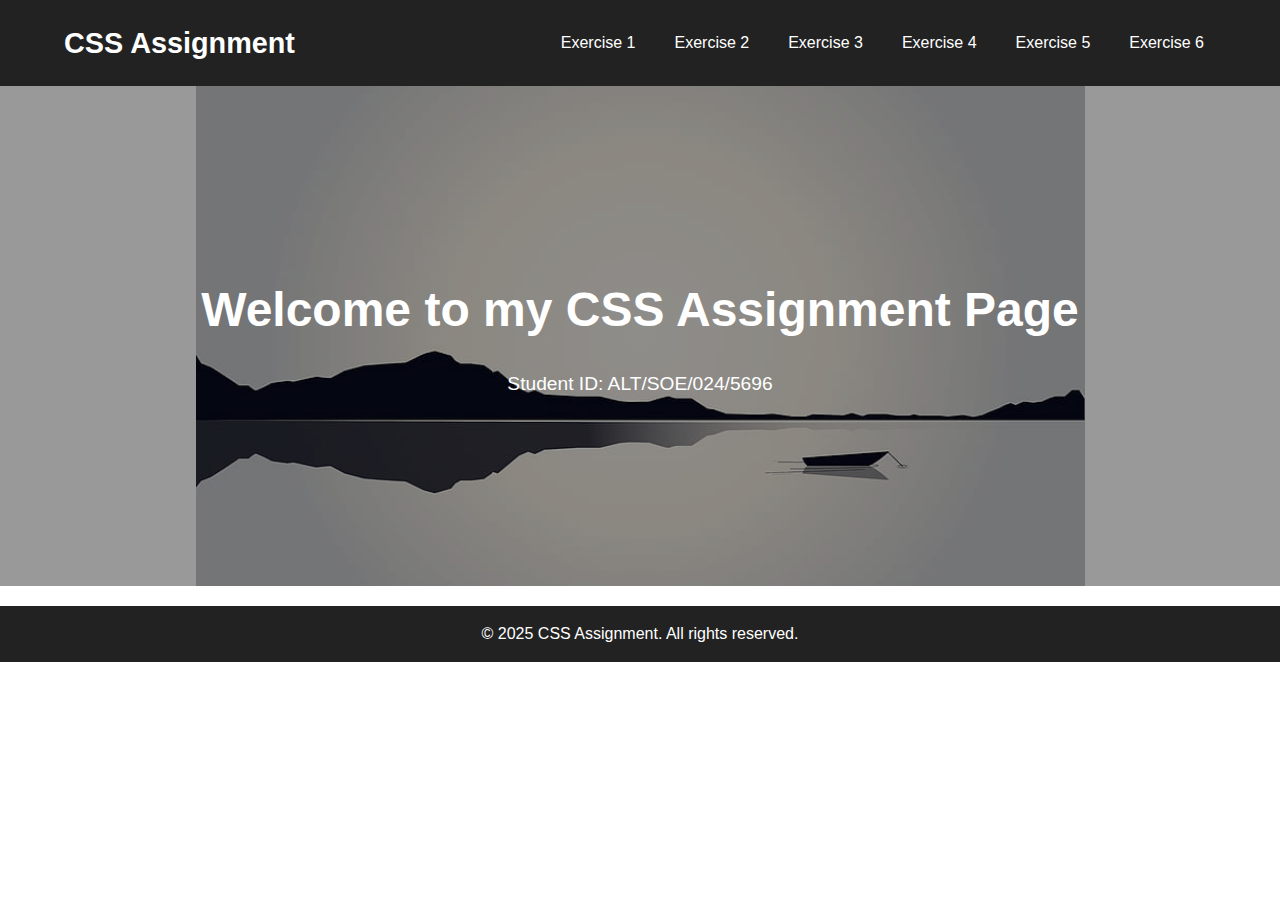
<file: index.html>
<!DOCTYPE html>
<html lang="en">
<head>
    <meta charset="UTF-8">
    <meta name="viewport" content="width=device-width, initial-scale=1.0">
    <title>CSS Assignment</title>
    <link rel="stylesheet" href="style.css">
    <link rel="shortcut icon" href="images/html5.png" type="image/x-icon">
    </head>
<body>
    <!-- Header with Site Name and Navigation Links -->
    <header>
        <div class="header-container">
        <!-- Site Name / Logo -->
        <div class="page-name">
            <a href="index.html">CSS Assignment</a>
        </div>
        <!-- Navigation Menu with 6 links -->
        <nav class="main-nav">
            <ul>
                <li><a href="Exercise_1/otter-essay.html" target="_blank">Exercise 1</a></li>
                <li><a href="Exercise_2/huckleberry.html" target="_blank">Exercise 2</a></li>
                <li><a href="Exercise_3/novus.html" target="_blank">Exercise 3</a></li>
                <li><a href="Exercise_4/sign-up.html" target="_blank">Exercise 4</a></li>
                <li><a href="Exercise_5/checkout.html" target="_blank">Exercise 5</a></li>
                <li><a href="Exercise_6/scissors.html" target="_blank">Exercise 6</a></li>
            </ul>
        </nav>
        </div>
    </header>

    <!-- Main Content Area -->
    <main>
        <!-- Hero Section (or image if required) -->
        <section class="hero">
        <!-- Image background added via CSS -->
        <div class="hero-content">
            <h1>Welcome to my CSS Assignment Page</h1>
            <p>Student ID: ALT/SOE/024/5696</p>
        </div>
        </section>
    </main>

    <!-- Footer -->
    <footer>
        <p>&copy; 2025 CSS Assignment. All rights reserved.</p>
    </footer>
    </body>
    </html>
</file>
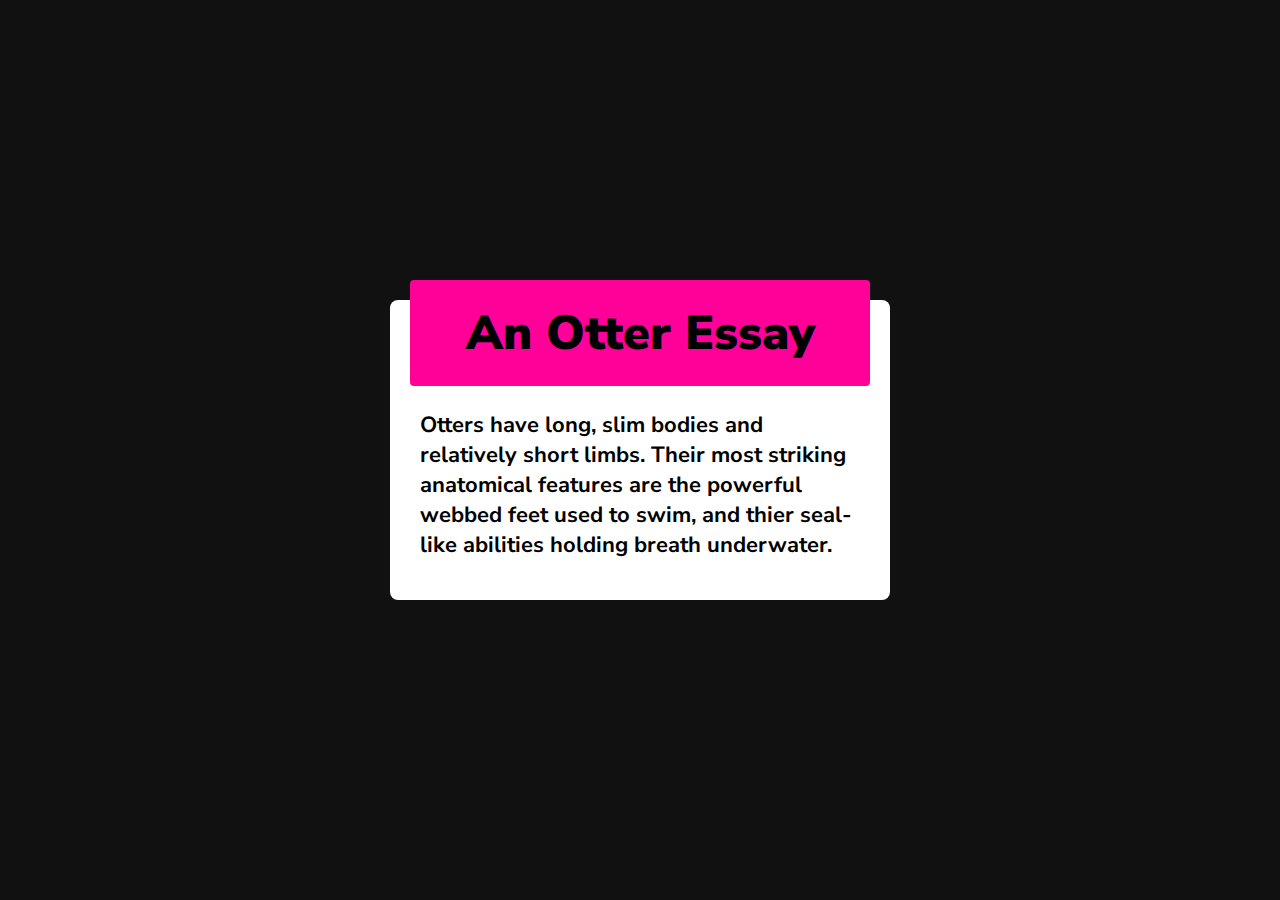
<file: Exercise_1/otter-essay.html>
<!DOCTYPE html>
<html lang="en">
<head>
    <meta charset="UTF-8">
    <meta name="viewport" content="width=device-width, initial-scale=1.0">
    <title>An Otter Essay</title>
    <link rel="stylesheet" href="style.css">
    <link rel="shortcut icon" href="/images/html5.png" type="image/x-icon">
</head>
<body>
    <section>
        <div class="card">
            <div class="card-header">An Otter Essay</div>
            <div class="card-content">Otters have long, slim bodies and relatively short limbs. Their most striking anatomical features are the powerful webbed feet used to swim, and thier seal-like abilities holding breath underwater.</div>
        </div>
    </section>
</body>
</html>
</file>
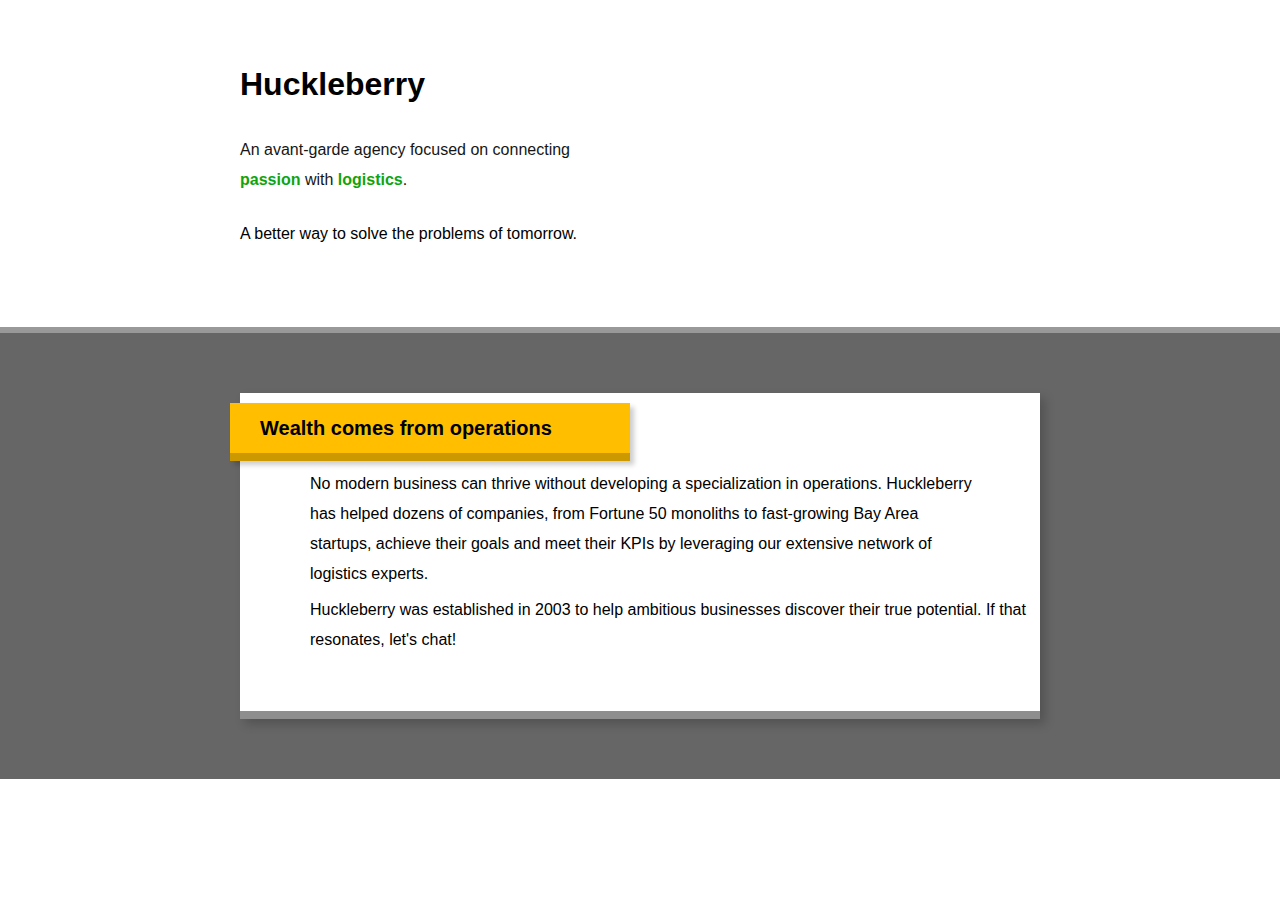
<file: Exercise_2/huckleberry.html>
<!DOCTYPE html>
<html lang="en">
<head>
  <meta charset="UTF-8">
  <meta name="viewport" content="width=device-width, initial-scale=1.0">
  <title>Huckleberry</title>
  <link rel="stylesheet" href="huckleberry.css">
  <link rel="stylesheet" href="huckleberry-mobile.css">
  <link rel="shortcut icon" href="/images/html5.png" type="image/x-icon">
</head>
<body>
  <header>
    <section class="header">
      <h1>Huckleberry</h1>

      <p>
        An avant-garde agency focused on connecting <span class="green">passion</span> with <span class="green">logistics</span>.
      </p>

      <p id="parag1">
        A better way to solve the problems of tomorrow.
      </p>
    </section>
  </header>

  <main>
    <section class="main-section">
      <div class="container">
        <div class="h2-box">
          <h2>
            Wealth comes from operations
          </h2>
        </div>

        <p id="parag2">
          No modern business can thrive without developing a specialization in operations. Huckleberry has helped dozens of companies, from Fortune 50 monoliths to fast-growing Bay Area startups, achieve their goals and meet their KPIs by leveraging our extensive network of logistics experts.
        </p>

        <p>
          Huckleberry was established in 2003 to help ambitious businesses discover their true potential. If that resonates, let's chat!
        </p>
      </div>
    </section>
  </main>
</body>
</html>
</file>
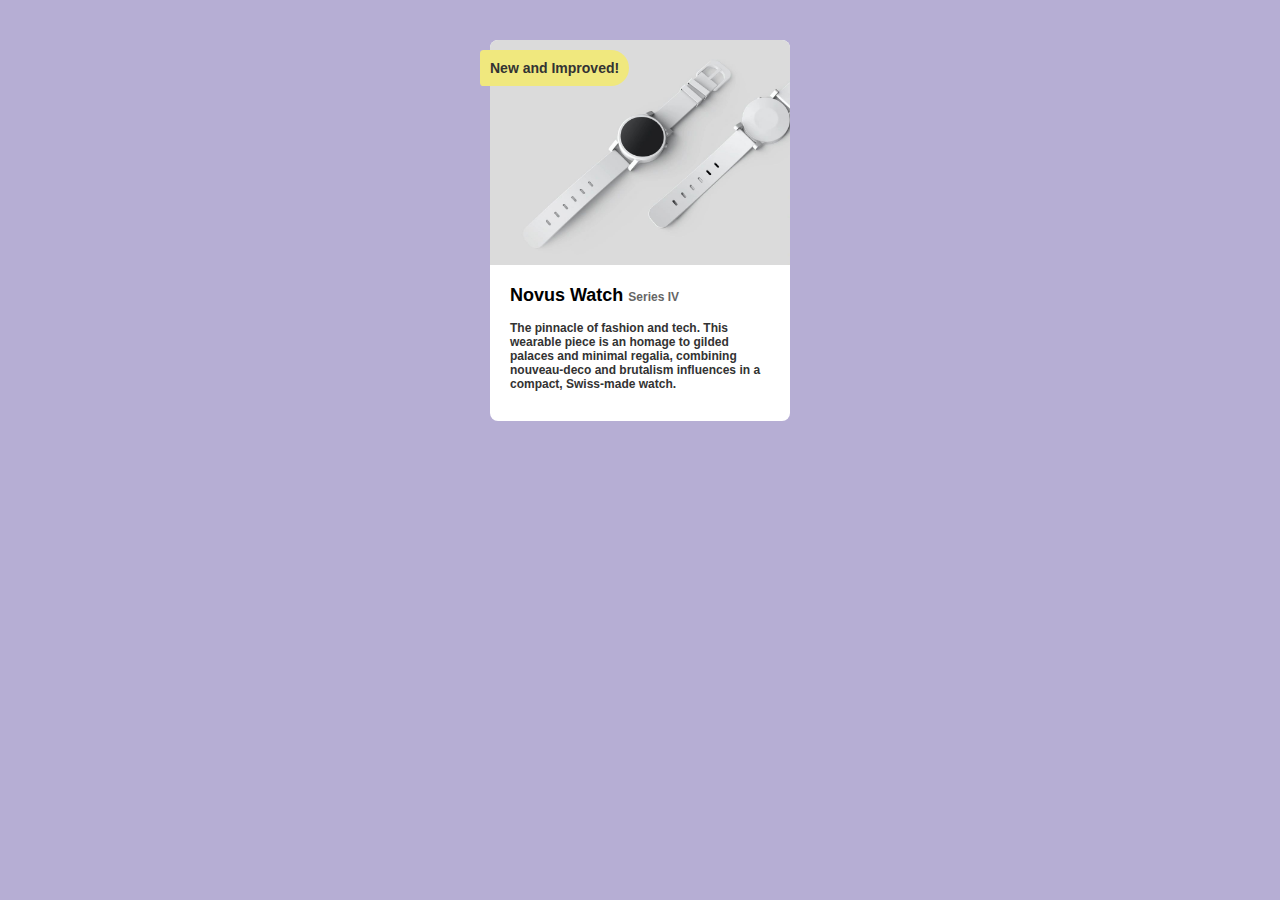
<file: Exercise_3/novus.html>
<!DOCTYPE html>
<html lang="en">
<head>
    <meta charset="UTF-8">
    <meta name="viewport" content="width=device-width, initial-scale=1.0">
    <title>Novus Watch Advertisement</title>
    <link rel="stylesheet" href="styles.css">
    <link rel="shortcut icon" href="/images/html5.png" type="image/x-icon">
</head>
<body>
    <div class="card">
        <div class="header">New and Improved!</div>
        <div class="image-container">
            <img src="watch.png" alt="Novus Watch">
        </div>
        <div class="content">
            <h1>Novus Watch <span style="font-size: 12px; color: #666;">Series IV</span></h1>
            <p>The pinnacle of fashion and tech. This wearable piece is an homage to gilded palaces and minimal regalia, combining nouveau-deco and brutalism influences in a compact, Swiss-made watch.</p>
        </div>
    </div>
</body>
</html>
</file>
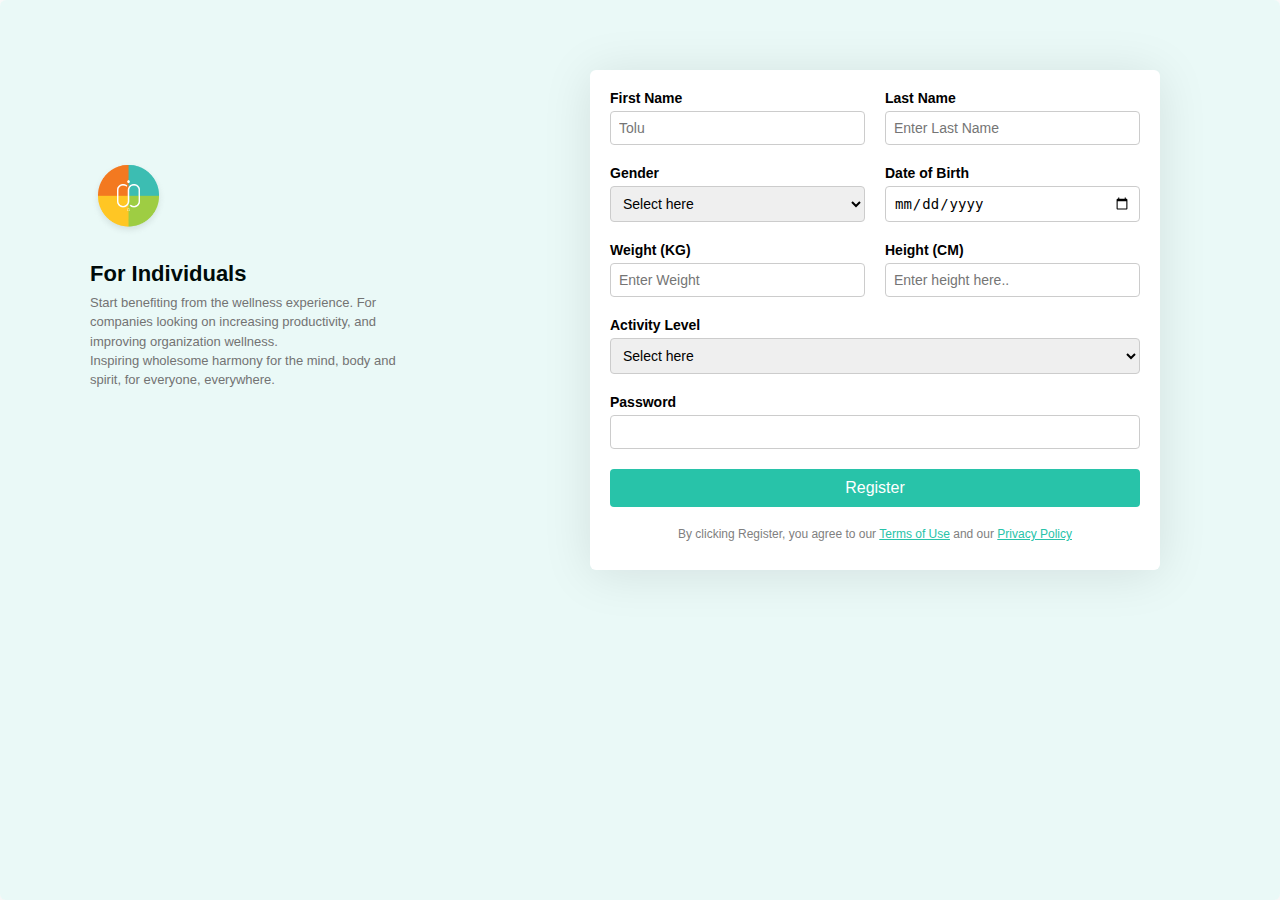
<file: Exercise_4/sign-up.html>
<!DOCTYPE html>
<html lang="en">
<head>
    <meta charset="UTF-8">
    <meta name="viewport" content="width=device-width, initial-scale=1.0">
    <title>Sign Up</title>
    <link rel="stylesheet" href="./signup.css">
    <link rel="shortcut icon" href="/images/html5.png" type="image/x-icon">
</head>
<body>
    <div class="container">
        <div class="left-section">
            <img src="images/Logo.png" alt="signupLogo">
            <h2>For Individuals</h2>
            <p class="desktop">Start benefiting from the wellness experience. For companies looking on increasing productivity, and improving organization wellness.</p>
            <p class="mobile">Inspiring wholesome harmony for the mind, body and spirit, for everyone, everywhere.</p>
        </div>
        <div class="form-container">
            <form>
                <div class="form-group">
                    <label for="first-name">First Name</label>
                    <input type="text" id="first-name" placeholder="Tolu">
                </div>
                <div class="form-group">
                    <label for="last-name">Last Name</label>
                    <input type="text" id="last-name" placeholder="Enter Last Name">
                </div>
                <div class="form-group">
                    <label for="gender">Gender</label>
                    <select id="gender">
                        <option value="" disabled selected>Select here</option>
                                <option value="male">Male</option>
                                <option value="female">Female</option>
                    </select>
                </div>
                <div class="form-group">
                    <label for="dob">Date of Birth</label>
                    <input type="date" id="dob">
                </div>
                <div class="form-group">
                    <label for="weight">Weight (KG)</label>
                    <input type="text" id="weight" placeholder="Enter Weight">
                </div>
                <div class="form-group">
                    <label for="height">Height (CM)</label>
                    <input type="text" id="height" placeholder="Enter height here..">
                </div>
                <div class="form-group" style="grid-column: span 2;">
                    <label for="activity">Activity Level</label>
                    <select id="activity">
                        <option>Select here</option>
                    </select>
                </div>
                <div class="form-group" style="grid-column: span 2;">
                    <label for="password">Password</label>
                    <input type="password" id="password">
                </div>
                <button type="submit" class="register-btn">Register</button>
                <p class="terms">By clicking Register, you agree to our <a href="#">Terms of Use</a> and our <a href="#">Privacy Policy</a></p>
            </form>
        </div>
    </div>
</body>
</html>
</file>
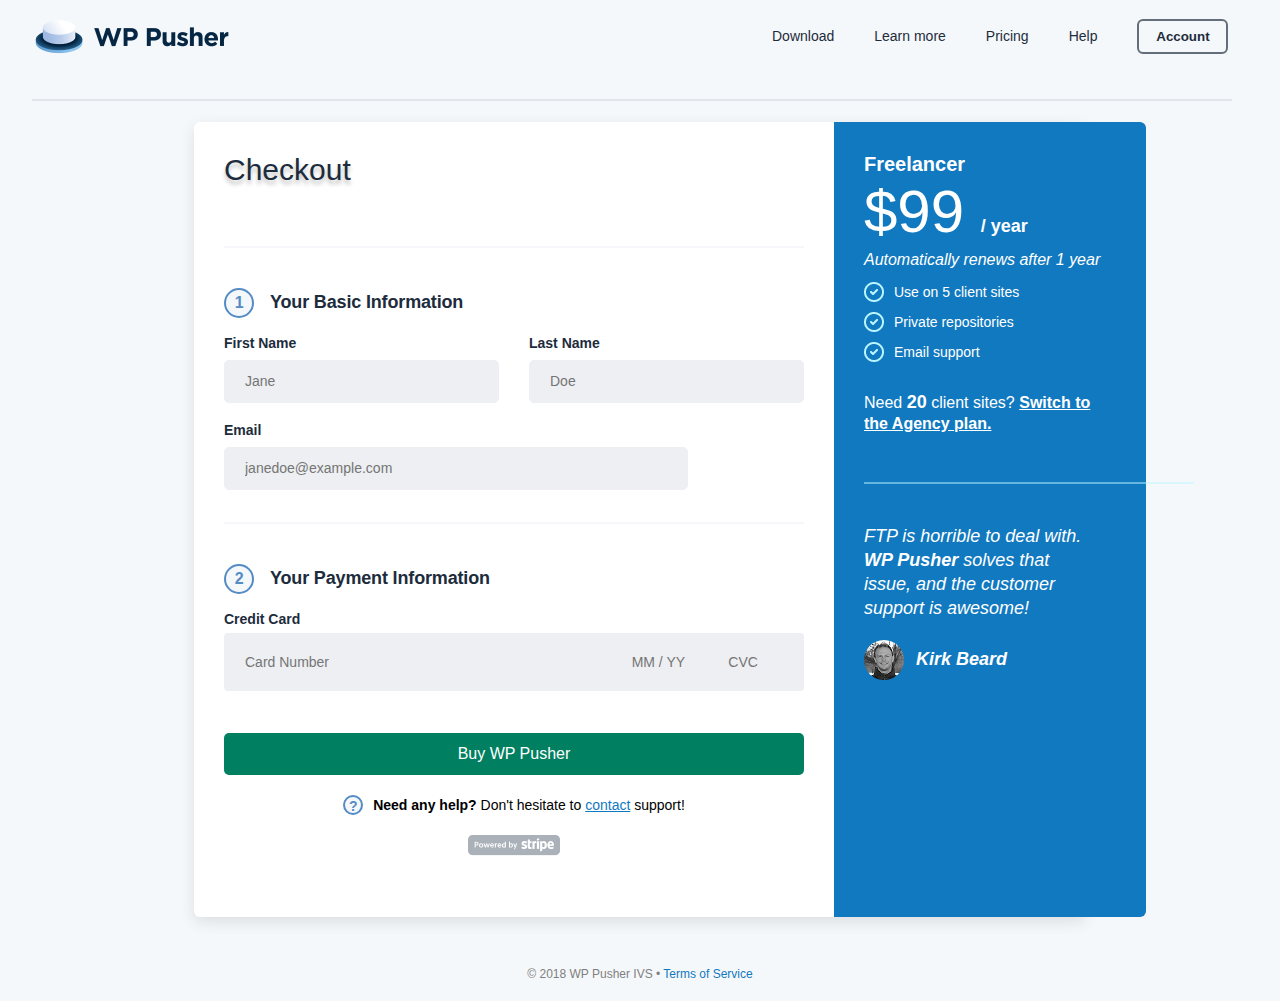
<file: Exercise_5/checkout.html>
<!DOCTYPE html>
<html lang="en">
<head>
    <meta charset="UTF-8">
    <meta name="viewport" content="width=device-width, initial-scale=1.0">
    <title>Checkout - WP Pusher</title>
    <link rel="stylesheet" href="checkout.css">
    <link rel="shortcut icon" href="/images/html5.png" type="image/x-icon">
</head>
<body>

    <header>
        <img src="images/wppusher-logo copy.png" alt="wppusher-logo">
        <div class="rectangle"></div>
        <nav>
            <a href="#">Download</a>
            <a href="#">Learn more</a>
            <a href="#">Pricing</a>
            <a href="#">Help</a>
            <button class="account-btn" type="button">Account</button>
        </nav>
    </header>

    <div class="checkout-container">
        <div class="checkout-box">
            <h2>Checkout</h2>

            <div class="rectangle-inner"></div>
            
            <div class="section">
                <h3><span class="number">1</span>Your Basic Information</h3>
                <div class="form-name">
                    <div>
                        <label>First Name</label>
                        <input type="text" placeholder="Jane">
                    </div>
                    
                    <div>
                        <label>Last Name</label>
                        <input type="text" placeholder="Doe">
                    </div>
                </div>
                
                <div class="form-email">
                    <label>Email</label>
                    <input type="email" placeholder="janedoe@example.com">
                </div>
            </div>
            
            <div class="rectangle-inner"></div>

            <div class="section">
                <h3><span class="number">2</span> Your Payment Information</h3>
                <div class="form-card">
                    <label style="padding-bottom: 10px;">Credit Card</label>
                    <div class="card-input" style="margin-top: 5px;">
                        <input type="text" placeholder="Card Number">
                        <input type="text" placeholder="MM / YY">
                        <input type="text" placeholder="CVC">
                    </div>
                </div>
            </div>

            <button class="buy-btn" type="button">Buy WP Pusher</button>

            <div class="help">
                <div class="help-text">
                    <p class="question-mark">?</p>
                    <p><strong>Need any help?</strong> Don't hesitate to <a href="#">contact</a> support!</p>
                </div>
                <div class="stripe-logo">
                    <img src="images/stripe-logo.png" alt="Powered by Stripe">
                </div>
            </div>
        </div>

        <div class="sidebar">
            <h3>Freelancer</h3>
            <h1>$99 <span>/ year</span></h1>
            <p class="renew">Automatically renews after 1 year</p>
            <ul class="features">
                <li><img src="images/check-mark.png" alt="check-mark">Use on 5 client sites</li>
                <li><img src="images/check-mark.png" alt="check-mark">Private repositories</li>
                <li><img src="images/check-mark.png" alt="check-mark">Email support</li>
            </ul>
            <p class="switch-plan">Need <span class="num20">20</span> client sites? <a href="#">Switch to the Agency plan.</a></p>
            <div class="rect"></div>

            <div class="testimonial">
                <blockquote>
                    <p><i>FTP is horrible to deal with. <strong>WP Pusher</strong> solves that issue, and the customer support is awesome!</i></p>
                </blockquote>

                <div class="testimonial-user">
                    <img src="images/user-placeholder.png" alt="User">
                    <span>Kirk Beard</span>
                </div>
            </div>
        </div>

    </div>
    <footer>
        <p>&copy; 2018 WP Pusher IVS • <a href="#">Terms of Service</a></p>
    </footer>


</body>
</html>
</file>
<file: Exercise_1/style.css>
@import url('https://fonts.googleapis.com/css2?family=Nunito+Sans:ital,opsz,wght@0,6..12,200..1000;1,6..12,200..1000&display=swap');

* {
    box-sizing: border-box;
    margin: 0;
    padding: 0;
}

body {
    font-family: "Nunito Sans", serif;
    background-color: #111;
    display: flex;
    justify-content: center;
    align-items:center;
    height: 100vh;
}

.card {
    background-color: #fff;
    width: 500px;
    height: 300px;
    padding: 30px;
    border-radius: 8px;
    position: relative;
}

.card-header {
    background-color: #ff0099;
    color: #000;
    font-size: 3em;
    font-weight: 950;
    text-align: center;
    border-radius: 4px;
    padding: 20px 0;
    position: absolute;
    top: -20px;
    left: 20px;
    right: 20px;
}

.card-content {
    margin-top: 80px;
    color: #000;
    font-size: 22px;
    font-weight: 700;
}
</file>
<file: Exercise_2/huckleberry.css>
* {
  box-sizing: border-box;
  margin: 0;
  padding: 0;
}

body {
  font-family: 'Lato', sans-serif;
  font-size: 16px;
  line-height: 1.5;
  display: flex;
  flex-direction: column;
  /* align-items: center; */
  background-color: #fff;
}

header {
  background-color: #fff;
  width: 100%;
  padding: 60px 20px;
  text-align: left;
  border-bottom: 6px solid #999;
}

.header {
  max-width: 800px;
  margin: auto;
}

.header h1 {
font-size: 32px;
font-weight: 800;
margin-bottom: 15px;
}

.header > p {
  font-size: 16px;
  font-weight: 400;
  line-height: 30px;
  color: rgb(22, 22, 22);
  padding-block: 12px;
  width: 360px;
}

#parag1 {
  color: #000;
  width: 415px;
  height: 60px;
  top: 258px;
  left: 264px;
  font-weight: 400;
  font-size: 16px;
  line-height: 30px;
}

.header p > .green {
  color: rgb(15, 164, 15);
  font-weight: 800;
  /* font-size: 20px;
  line-height: 30px; */
}

/* .header p + p {
  font-size: 1.1rem;
} */

.main-section {
  background-color: #666;
  width: 100%;
  padding: 60px 20px;
}

.main-section .container {
  background-color: #fff;
  max-width: 800px;
  padding: 30px;
  margin: auto;
  position: relative;
  /* border-bottom: 6px solid #ccc; */
  box-shadow: 5px 5px 10px rgba(0, 0, 0, 0.2);
  border-bottom: solid 8px rgb(143, 142, 142);
  /* margin-top: 100px;
  position: absolute; */
}

.h2-box {
  /* width: 398px;
  height: 60px; */
  top: 10px;
  left: -10px;
  background-color: #FFBF00;
  border-block-end: solid 8px #CC9900;
  padding: 10px 30px 10px 30px;
  position: absolute;
  font-weight: 800;
  font-size: 24px;
  box-shadow: 4px 4px 5px rgba(0, 0, 0, 0.2);
}

.h2-box h2 {
  font-size: 20px;
  font-weight: 800;
  margin: 0;
}

.container #parag2 {
  color: #000;
  font-weight: 500;
  font-size: 16px;
  line-height: 30px;
  margin-block: 26px;
  padding-top: 20px;
  /* padding-inline: 40px; */
  width: 752px;
  height: 120px;
  top: 546px;
  left: 264px;
  /* font-size: 1.1rem; */
  /* line-height: 1.4; */
}

.container p {
  color: #000;
  font-weight: 500;
  font-size: 16px;
  line-height: 30px;
  margin-block: 26px;
  padding-inline: 40px;
  width: 752px;
  height: 60px;
  top: 682px;
  left: 264px;
}

/* Responsive Design */
@media (min-width: 800px) {
  .header p:first-of-type {
    width: 380px;
  }
  
  .h2-box {
    width: 50%;
  }

  .h2-box h2 {
    min-width: 100%;
  }

  .container p {
    width: 800px;
    padding-block-end: 16px;
  }
}
</file>
<file: Exercise_2/huckleberry-mobile.css>
@media (max-width: 768px) {


    body {
        background-color: black;
    }
    
    header {
        background-color: white;
        height: 100vh;
        width: 100%;    
    }
    
    
    
    .header {
      height: 35%;
      font-size: 0.7rem;
      line-height: 1.2rem;
      padding-top: 35px;
      padding-inline-start: 10px;
      padding-inline-end: 250px;
      text-wrap: wrap;
      border-bottom: 3px solid lightgray;
    }
    
    h3 {
      font-size: 1.2rem;
  }
  .header p > .green {
    color: green;
    font-family: Lato;
    font-size: 0.5rem;
    font-weight: 800;
    line-height: 1.5rem;
    }
    
    .main-section {
        width: 100%;
      height: 40%;
        background-color: grey;
        border-top: 10px solid grey;
        color: white;            
    }
    
    .h2-box {
      height: 15px;
      width: 150px;
      background-color: #FFBF00;
      border-block-end: solid 8px #CC9900;
      color: black;
      font-weight: bolder;
      font-size: 0.7rem;
      padding-inline-start: 10px;
      position: absolute;
      padding-top: 5px;
      margin-top: 25px;
      border-bottom: 3px solid grey;
      z-index: 1;
    }
    
    .parag2 {
      background-color: whitesmoke;
      position: relative;
      height: 60%;
      width: auto;
      font-size: 0.7rem;
      text-wrap: wrap;
      line-height: 1.5;
      color: black;
      margin-top: 20px;
      padding-top: 35px;
      padding-inline-start: 10px;
      padding-inline-end: 10px;
      border-bottom: 3px solid lightgray;
    }
    
    }
</file>
<file: Exercise_3/styles.css>
* {
    box-sizing: border-box;
    margin: 0;
    padding: 0;
}

body {
    background-color: #b6aed4;
    display: flex;
    justify-content: center;
    align-items: center;
    font-family: Arial, sans-serif;
    padding: 40px;
}
.card {
    background-color: white;
    border-radius: 8px;
    width: 300px;
    position: relative;
}
.header {
    background-color: #f0e87e;
    padding: 10px;
    border-radius: 6px 30px 30px 6px;
    position: absolute;
    top: 10px;
    left: -10px;
    font-weight: bolder;
    font-size: 14px;
    color: #333;
}
.image-container {
    display: flex;
    justify-content: center;
}
.image-container img {
    border-radius: 8px 8px 0 0;
    width: 300px;
    height: 100%;
}
.content {
    padding: 20px;
}
.content h1 {
    font-size: 18px;
    font-weight: bolder;
}
.content p {
    font-size: 12px;
    font-weight: bold;
    color: #333;
    margin: 15px 0 10px 0;
}
</file>
<file: Exercise_4/signup.css>
* {
  box-sizing: border-box;
  padding: 0;
  margin: 0;
}

body {
  font-family: Arial, sans-serif;
  display: flex;
  justify-content: center;
  align-items: center;
  height: 100vh;
}

.container {
  background-color: #2ec2b31a;
  display: flex;
  padding: 20px;
  box-shadow: 0px 4px 50px rgba(4, 8, 19, 0.1);
  border-radius: 6px;
  width: 1440px;
  height: 100%;
}

.left-section {
  flex: 1;
  padding: 20px;
}

img {
  width: 77.33px;
  height: 80px;
  border-radius: 50%;
  margin-bottom: 10px;
  margin-top: 120px;
  margin-left: 50px;
}

h2 {
  color: #000B0A;
  /* font-weight: 700; */
  margin: 10px 0;
  font-size: 22px;
}

.left-section > p, .left-section > h2 {
  padding-left: 50px;
  padding-inline-end: 150px;
  line-height: 1.2rem;
}

p {
  font-size: 13px;
  /* font-weight: 400; */
  color: #737373;
}

.form-container {
  flex: 1;
  padding: 20px;
  margin-top: 50px;
  margin-right: 100px;
  background-color: #fff;
  Width: 580px;
  Height: 500px;
  box-shadow: 0px 4px 50px rgba(4, 8, 19, 0.1);
  border-radius: 6px;
}

form {
  display: grid;
  grid-template-columns: 1fr 1fr;
  gap: 20px;
}

.form-group {
  display: flex;
  flex-direction: column;
}

label {
  font-size: 14px;
  font-weight: bold;
  margin-bottom: 5px;
}

input, select {
  padding: 8px;
  border: 1px solid #ccc;
  border-radius: 4px;
  font-size: 14px;
  
}

input:hover {
  border: solid 1px #2EC4B6;
}

select:hover {
  border: solid 1px #2EC4B6;
}

.register-btn {
  grid-column: span 2;
  background-color: #28c3a9;
  color: white;
  padding: 10px;
  border: none;
  border-radius: 4px;
  font-size: 16px;
  cursor: pointer;
}

.register-btn:hover {
  background-color: #1ea08b;
}


.terms {
  grid-column: span 2;
  font-size: 12px;
  text-align: center;
  color: gray;
}

.terms a {
  color: #28c3a9;
  /* text-decoration: none; */
}

@media (max-width: 600px) {
* {
  margin: 0;
  padding: 0;

}

body {
  font-family: Arial, sans-serif;
  background-color: #F7FDFC;
  
}

.desktop {
  display: none;
}


.container {
  display: flex;
  flex-direction: column;
  max-width: 600px;
  height: 100vh;
  position: relative;
}

.left-section {
  position: relative;
  width: 600px;
}

img {
  width: 38.67px;
  height: 40px;
  border-radius: 50%;
  margin-top: 0;
}

h2 {
  font-size: 24px;
  color: #000;
}

p {
  font-size: 14px;
  color: gray;
}

.form-container {
  position: relative;
  width: 60%;
  height: 800px;
  background-color: white;
  /* padding: 5px; */
  padding-left: 10px;
  margin-left: 70px;
  border-radius: 6px;
  box-shadow: 0 4px 8px rgba(0, 0, 0, 0.1);
}

form {
  display: flex;
  flex-direction: column;
  gap: 15px;
}

label {
  font-size: 14px;
  font-weight: bold;
}

input, select {
  padding: 10px;
  border: 1px solid #ccc;
  border-radius: 4px;
  font-size: 14px;
  width: 80%;
}

button.register-btn {
  background-color: #28c3a9;
  color: white;
  padding: 12px;
  border: none;
  border-radius: 4px;
  font-size: 16px;
  cursor: pointer;
  width: 80%;
}

button.register-btn:hover {
  background-color: #1ea08b;
}

.terms {
  font-size: 12px;
  text-align: center;
  color: gray;
}

.terms a {
  color: #28c3a9;
  text-decoration: none;
}
}
</file>
<file: Exercise_5/checkout.css>
* {
    box-sizing: border-box;
    padding: 0;
    margin: 0;
}

body {
    font-family: 'Lato', sans-serif;
    background-color: #F5F8FA;
}

/* Header */
header {
    display: flex;
    justify-content: space-between;
    align-items: center;
    padding: 1rem 2rem;
    max-width: 1358px;
    margin: 0 auto;
}

.rectangle {
    position: absolute;
    width: 1200px;
    height: 2px;
    top: 99px;
    background: #E0E6EA;
}

header img {
    width: 200px;
    height: 39px;
}

nav {
    display: flex;
    align-items: center;
    gap: 40px;
    width: 476px;
    height: 40px;
}

nav a {
    text-decoration: none;
    color: #1D2C3C;
    font-size: 14px;
}

a:hover {
    text-decoration: underline;
}

.account-btn {
    padding: 8px 15px;
    border: 2px solid #646E7A;
    color: #1D2C3C;
    background: #F5F8FA;
    cursor: pointer;
    border-radius: 6px;
    font-weight: 700;
    width: 91px;
}

.account-btn:hover {
    background-color: #1179BF;
    color: #F5F8FA;
}

/* Checkout Container */
.checkout-container {
    display: flex;
    max-width: 892px;
    margin: 50px auto ;
    background: white;
    border-radius: 6px;
    box-shadow: 0 5px 15px rgba(0, 0, 0, 0.1);
}

/* Left Section */
.checkout-box {
    flex: 2;
    padding: 30px;
}

h2 {
    color: #1D2C3C;
    display: flex;
    flex-direction: row;
    justify-content: flex-start;
    margin-bottom: 40px;
    text-shadow: 0px 4px 4px rgba(0, 0, 0, 0.25);
    font-style: normal;
    font-weight: 400;
    font-size: 30px;
    line-height: 36px;
    width: 161px;
    height: 54px;
}

.rectangle-inner {
        width: 580px;
        height: 2px;
        margin-bottom: 40px;
        background: #F5F7FA;
}

.section {
    margin-bottom: 2rem;
}

.section h3 {
    color: #1D2C3C;
    font-size: 18px;
    line-height: 21.6px;
    font-weight: 700;
    letter-spacing: -0.16px;
    margin-bottom: 1rem;
    display: flex;
    align-items: center;
    gap: 0.5rem;
}

.number {
    background: #F5F8FA;
    color: #548BC5;
    font-size: 16px;
    font-weight: 700;
    display: flex;
    flex-direction: column;
    justify-content: center;
    width: 30px;
    height: 30px;
    /* left: 311px;
    top: 341px; */
    line-height: 19.2px;
    text-align: center;
    border: 2px solid #548BC5;
    border-radius: 50%;
    margin-right: 8px;
}

.form-name {
    display: grid;
    grid-template-columns: 1fr 1fr;
    margin: 10px 0;
    gap: 30px;
}

.form-email input[type=email] {
    display: flex;
    flex-direction: column;
    color: #646E7A;
    background-color: #EDEFF2;
    border: 1px solid #EDEFF2;
    width: 80%;
    border-radius: 5px;
    padding: 12px 20px;
    margin: 8px 0;
    font-size: 14px;
    font-weight: 400;
    line-height: 16.8px;
    letter-spacing: 0px;
}

label {
    font-size: 14px;
    font-weight: bold;
    letter-spacing: 0px;
    margin-bottom: 5px;
    color: #1D2C3C;
}

input[type=text] {
    display: flex;
    flex-direction: column;
    width: 100%;
    padding: 12px 20px;
    margin: 8px 0;
    color: #646E7A;
    background-color: #EDEFF2;
    border: 1px solid #EDEFF2;
    border-radius: 5px;
    font-size: 14px;
    font-weight: 400;
    line-height: 16.8px;
}

.card-input {
    /* display: flex;
    flex-direction: row;
    width: 100%; */
    display: grid;
    grid-template-columns: 2fr 0.5fr 0.5fr;
    background-color: #EDEFF2;
    border-radius: 4px;
    margin-bottom: 0;
}

.card-input input {
    flex: 1;
}

.buy-btn {
    width: 100%;
    background: #008060;
    color: white;
    border: none;
    padding: 12px;
    font-size: 16px;
    cursor: pointer;
    border-radius: 5px;
    margin-top: 10px;
}

.buy-btn:hover {
    background: #006645;
}

/* Help Section */
.help {
    display: flex;
    flex-direction: column; /* Stack children vertically */
    align-items: center; /* Center children horizontally */
    justify-content: center; /* Center children vertically */
    font-size: 14px;
}

.help-text {
    display: flex;
    align-items: center; /* Align question mark and text horizontally */
    margin-bottom: 20px; /* Add space between help text and Stripe logo */
}

.question-mark {
    width: 20px;
    height: 20px;
    background-color: #F5F8FA;
    color: #548BC5;
    border: 2px solid #548BC5;
    border-radius: 50%;
    font-size: 16px;
    font-weight: 700;
    line-height: 19.2px;
    text-align: center;
    margin-right: 10px; /* Space between question mark and text */
}

.help p {
    margin-top: 20px;
    font-size: 14px;
}

.help a {
    color: #1179BF;
}

.stripe-logo {
    text-align: center; /* Center the Stripe logo horizontally */
    width: 92px;
    height: 20.1px;
    opacity: 50.2;
}

/* Sidebar */
.sidebar {
    flex: 1;
    background: #1179BF;
    color: #fff;
    padding: 30px;
    border-radius: 0 6px 6px 0;
    width: 312px;
    height: 795px;
}

.sidebar h3 {
    font-size: 20px;
    width: 93px;
    height: 24px;
    font-weight: 700;
    line-height: 24px;
    letter-spacing: -0.01px;
}

.sidebar h1 {
    font-size: 60px;
    font-weight: 300;
    line-height: 72px;
    letter-spacing: -0.01px;
}

.sidebar span {
    font-size: 18px;
    font-weight: 700;
    line-height: 21.6px;
    letter-spacing: -0.01px;
}

.renew {
    font-size: 16px;
    font-style: italic;
    font-weight: 400;
    line-height: 24px;
    letter-spacing: -0.01px;
}

.sidebar ul {
    list-style: none;
    padding: 0;
}

.sidebar ul li {
    font-size: 14px;
    margin: 10px 0 0 0;
    /* padding-bottom: 10px; */
    display: flex; /* Use Flexbox for alignment */
    align-items: center; /* Vertically center the image and text */
}

.sidebar ul li img {
    margin-right: 10px; /* Add space between the image and text */
    width: 20px; /* Adjust the size of the check-mark image if needed */
    height: 20px; /* Adjust the size of the check-mark image if needed */
}

/* .sidebar a {
    color: white;
    text-decoration: underline;
} */

.switch-plan {
    font-size: 16px;
    font-weight: 400;
    line-height: 19.2px;
    letter-spacing: -0.01;
    margin-top: 30px;
    width: 186;
    height: 50px;
}

.switch-plan .num20 {
    font-weight: 700;
}

.switch-plan a {
    color: white;
    font-weight: 700;
}

.sidebar .rect {
    width: 180px;
    height: 1.5px;
    margin-top: 40px;
    margin-bottom: 40px;
    background: #B9F5FF;
    opacity: 50.36%;
}


/* Testimonial */
.testimonial {
    margin-top: 20px;
    font-size: 14px;
    font-style: italic;
}

blockquote {
    width: 227px;
    height: 96px;
    line-height: 24px;
    font-size: 18px;
    font-style: italic;
    margin-top: 10px;
    letter-spacing: -0.01px;
}

.testimonial-user {
    display: flex;
    align-items: center;
    margin-top: 10px;
    padding-top: 10px;
}

.testimonial-user img {
    width: 40px;
    height: 40px;
    border-radius: 50%;
    margin-right: 12px;
}

.testimonial-user img:hover {
    color: #D8D8D8;
    border: solid 1px #D8D8D8;
    box-shadow: 1px rgba(0, 0, 0, 0.1);
}

/* Footer */
footer {
    text-align: center;
    padding: 0 0 20px 0;
    font-size: 12px;
    color: gray;
    display: flex;
    flex-direction: column;
}

footer a {
    color: #1179BF;
    text-decoration: none;
}

/* Responsive */
@media (max-width: 768px) {
    .checkout-container {
        flex-direction: column;
        width: 90%;
    }
    header {
        flex-direction: column;
    }
    .rectangle {
        width: 400px;
        margin-top: 10px;
    }
    nav {
        gap: 20px;
        justify-content: center;
    }
    blockquote {
        width: 320px;
        height: 96px;
        line-height: 24px;
        font-size: 18px;
        font-style: italic;
        margin-top: 10px;
        letter-spacing: -0.01px;
    }
    .checkout-box, .sidebar {
        width: 100%;
    }
    .sidebar {
        text-align: center;
    }
    .input-group {
        flex-direction: column;
    }
    .card-input {
        flex-direction: column;
    }
}
.sidebar .rect {
    width: 330px;
    height: 1.5px;

}
</file>
<file: style.css>
/* Reset defaults if desired */
* {
    margin: 0;
    padding: 0;
    box-sizing: border-box;
  }
  
  /* Basic typography and body styling */
  body {
    font-family: Arial, sans-serif;
    color: #333;
    line-height: 1.6;
  }
  
  /* Header Styles */
  header {
    background-color: #222; /* Adjust to match your design */
    color: #fff;
    padding: 20px 0;
  }
  
  .header-container {
    width: 90%;
    max-width: 1200px;
    margin: 0 auto;
    display: flex;
    align-items: center;
    justify-content: space-between;
  }
  
  /* Site Name / Logo */
  .page-name a {
    text-decoration: none;
    font-size: 1.8em;
    font-weight: bold;
    color: #fff;
  }
  
  /* Navigation Menu */
  .main-nav ul {
    list-style: none;
    display: flex;
    gap: 15px;
  }
  
  .main-nav ul li a {
    text-decoration: none;
    color: #fff;
    padding: 8px 12px;
    transition: background-color 0.3s ease;
  }
  
  .main-nav ul li a:hover {
    background-color: #444;
    border-radius: 4px;
  }
  
  /* Hero Section */
  /* Using a background image */
  .hero {
    background: url('images/hero-background.jpg') no-repeat center center;
    background-size: cover;
    height: 500px; /* Adjust as needed */
    display: flex;
    align-items: center;
    justify-content: center;
    position: relative;
  }
  
  .hero::before {
    /* Optional: overlay for better text contrast */
    content: "";
    position: absolute;
    top: 0;
    left: 0;
    right: 0;
    bottom: 0;
    background-color: rgba(0,0,0,0.4);
  }
  
  .hero-content {
    position: relative;
    text-align: center;
    color: #fff;
    z-index: 1;
  }
  
  .hero-content h1 {
    font-size: 3em; /* Adjust font size as per your design */
    margin-bottom: 20px;
  }
  
  .hero-content p {
    font-size: 1.2em;
  }
  
  /* Footer (if included in your image) */
  footer {
    background-color: #222;
    color: #fff;
    text-align: center;
    padding: 15px 0;
    margin-top: 20px;
  }
  
  /* Responsive Styles */
  @media (max-width: 768px) {
    .header-container {
      flex-direction: column;
      text-align: center;
    }
  
    .main-nav ul {
      flex-direction: column;
      gap: 10px;
      margin-top: 10px;
    }
  
    .hero {
      height: 300px;
    }
  
    .hero-content h1 {
      font-size: 2em;
    }
  }
  
  @media (min-width: 1200px) {
    .hero {
      background-size: contain;
      background-repeat: no-repeat;
      background-position: center center;
    }
  }
</file>
